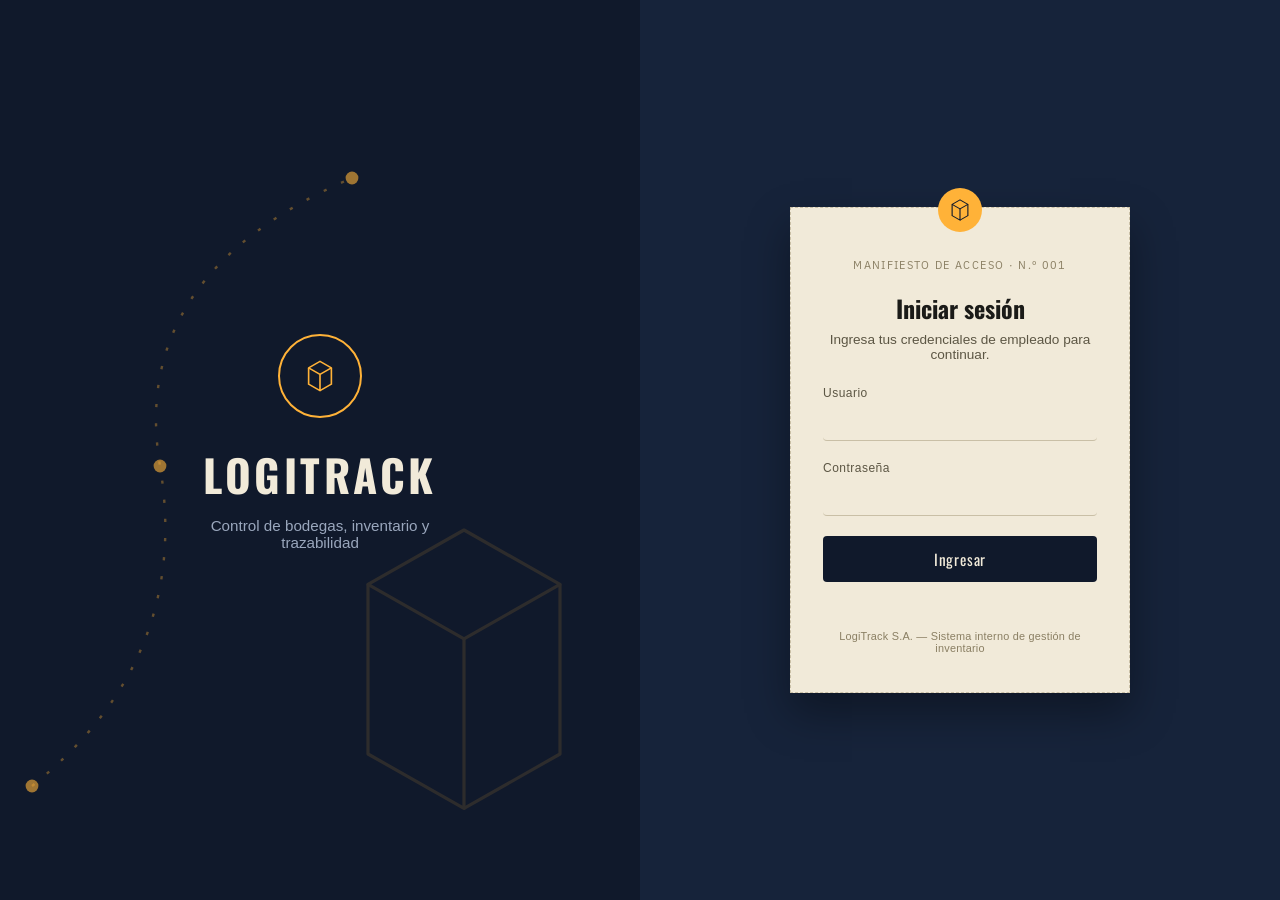
<file: Frontend Logitrack/index.html>
<!-- static/index.html -->
<!DOCTYPE html>
<html lang="es">
<head>
    <meta charset="UTF-8">
    <meta name="viewport" content="width=device-width, initial-scale=1">
    <title>LogiTrack — Acceso</title>
    <link rel="icon" type="image/svg+xml" href="data:image/svg+xml,%3Csvg xmlns='http://www.w3.org/2000/svg' viewBox='0 0 64 64'%3E%3Ccircle cx='32' cy='32' r='31' fill='%2310192B' stroke='%23FFB238' stroke-width='2'/%3E%3Cg stroke='%23FFB238' stroke-width='2' fill='none' stroke-linejoin='round'%3E%3Cpolygon points='32,14 46,22 32,30 18,22'/%3E%3Cpolyline points='18,22 18,42 32,50 32,30'/%3E%3Cpolyline points='46,22 46,42 32,50'/%3E%3C/g%3E%3C/svg%3E">
    <link rel="preconnect" href="https://fonts.googleapis.com">
    <link href="https://fonts.googleapis.com/css2?family=Oswald:wght@500;600;700&family=IBM+Plex+Sans:wght@400;500;600&display=swap" rel="stylesheet">
    <link rel="stylesheet" href="style.css">
</head>
<body class="login-page">
    <div class="split">
        <section class="split-panel">
            <svg class="route-pattern" viewBox="0 0 400 500" aria-hidden="true">
                <path d="M20,460 Q120,380 100,260 T220,80" fill="none" stroke="#FFB238" stroke-width="1.5" stroke-dasharray="2 10" opacity="0.35"/>
                <circle cx="20" cy="460" r="4" fill="#FFB238" opacity="0.6"/>
                <circle cx="100" cy="260" r="4" fill="#FFB238" opacity="0.6"/>
                <circle cx="220" cy="80" r="4" fill="#FFB238" opacity="0.6"/>
                <g transform="translate(230,300)" opacity="0.12" stroke="#FFB238" stroke-width="2" fill="none" stroke-linejoin="round">
                    <polygon points="60,0 120,34 60,68 0,34"/>
                    <polyline points="0,34 0,140 60,174 60,68"/>
                    <polyline points="120,34 120,140 60,174"/>
                </g>
            </svg>
            <div class="brand">
                <div class="badge">
                    <svg viewBox="0 0 64 64" width="52" height="52">
                        <g stroke="#FFB238" stroke-width="2" fill="none" stroke-linejoin="round">
                            <polygon points="32,14 46,22 32,30 18,22"/>
                            <polyline points="18,22 18,42 32,50 32,30"/>
                            <polyline points="46,22 46,42 32,50"/>
                        </g>
                    </svg>
                </div>
                <h1>LOGITRACK</h1>
                <p class="tagline">Control de bodegas, inventario y trazabilidad</p>
            </div>
        </section>

        <section class="split-panel form-panel">
            <form id="loginForm" class="manifest-card">
                <div class="manifest-seal">
                    <svg viewBox="0 0 64 64" width="36" height="36">
                        <g stroke="#10192B" stroke-width="2" fill="none" stroke-linejoin="round">
                            <polygon points="32,14 46,22 32,30 18,22"/>
                            <polyline points="18,22 18,42 32,50 32,30"/>
                            <polyline points="46,22 46,42 32,50"/>
                        </g>
                    </svg>
                </div>
                <p class="manifest-code">MANIFIESTO DE ACCESO · N.º 001</p>
                <h2>Iniciar sesión</h2>
                <p class="manifest-sub">Ingresa tus credenciales de empleado para continuar.</p>

                <label for="username">Usuario</label>
                <input type="text" id="username" required autocomplete="username">

                <label for="password">Contraseña</label>
                <input type="password" id="password" required autocomplete="current-password">

                <button type="submit" id="loginBtn">Ingresar</button>
                <p id="errorMsg" class="error" role="alert"></p>

                <p class="fine-print">LogiTrack S.A. — Sistema interno de gestión de inventario</p>
            </form>
        </section>
    </div>

    <script>
        const form = document.getElementById('loginForm');
        const btn = document.getElementById('loginBtn');
        const errorMsg = document.getElementById('errorMsg');

        form.addEventListener('submit', async (e) => {
            e.preventDefault();
            errorMsg.textContent = '';
            btn.disabled = true;
            btn.textContent = 'Verificando…';

            const username = document.getElementById('username').value;
            const password = document.getElementById('password').value;

            try {
                const response = await fetch('http://localhost:8080/auth/login', {
                    method: 'POST',
                    headers: { 'Content-Type': 'application/json' },
                    body: JSON.stringify({ username, password })
                });

                if (!response.ok) throw new Error('Usuario o contraseña incorrectos');

                const data = await response.json();
                localStorage.setItem('token', data.token);
                window.location.href = 'dashboard.html';
            } catch (err) {
                errorMsg.textContent = err.message;
                btn.disabled = false;
                btn.textContent = 'Ingresar';
            }
        });
    </script>
</body>
</html>
</file>
<file: Frontend Logitrack/style.css>
/* static/css/style.css */
* { box-sizing: border-box; font-family: Arial, sans-serif; }
body { margin: 0; background: #f4f4f4; }

.login-container {
    max-width: 320px;
    margin: 100px auto;
    padding: 30px;
    background: white;
    border-radius: 8px;
    box-shadow: 0 2px 8px rgba(0,0,0,0.1);
    text-align: center;
}
.login-container input {
    width: 100%;
    padding: 10px;
    margin: 8px 0;
    border: 1px solid #ccc;
    border-radius: 4px;
}
.login-container button {
    width: 100%;
    padding: 10px;
    background: #2563eb;
    color: white;
    border: none;
    border-radius: 4px;
    cursor: pointer;
}
.error { color: red; font-size: 14px; }

header {
    display: flex;
    justify-content: space-between;
    align-items: center;
    background: #1e293b;
    color: white;
    padding: 15px 30px;
}
nav { display: flex; gap: 10px; padding: 15px 30px; background: white; }
nav button {
    padding: 8px 16px;
    border: 1px solid #2563eb;
    background: white;
    color: #2563eb;
    border-radius: 4px;
    cursor: pointer;
}
main { padding: 20px 30px; }
table { width: 100%; border-collapse: collapse; margin-top: 15px; background: white; }
th, td { padding: 10px; border-bottom: 1px solid #eee; text-align: left; }
form input { padding: 8px; margin-right: 8px; border: 1px solid #ccc; border-radius: 4px; }
form button { padding: 8px 16px; background: #16a34a; color: white; border: none; border-radius: 4px; cursor: pointer; }


/* ===== Login ===== */
.login-page { margin: 0; font-family: 'IBM Plex Sans', sans-serif; background: #10192B; }

.split { display: flex; min-height: 100vh; }
.split-panel { flex: 1; display: flex; align-items: center; justify-content: center; position: relative; overflow: hidden; }

.split-panel:first-child { background: #10192B; }
.route-pattern { position: absolute; inset: 0; width: 100%; height: 100%; }

.brand { position: relative; text-align: center; color: #F1EAD9; padding: 40px; }
.badge { display: inline-flex; align-items: center; justify-content: center; width: 84px; height: 84px; border: 2px solid #FFB238; border-radius: 50%; margin-bottom: 24px; }
.brand h1 { font-family: 'Oswald', sans-serif; font-size: 2.75rem; font-weight: 700; letter-spacing: 0.08em; margin: 0; }
.brand .tagline { font-size: 0.95rem; color: #9AA7BD; margin-top: 10px; max-width: 280px; margin-left: auto; margin-right: auto; }

.form-panel { background: #16233A; }

.manifest-card {
    position: relative;
    width: 340px;
    background: #F1EAD9;
    color: #1B1B18;
    padding: 44px 32px 28px;
    border: 1.5px dashed #C9BFA6;
    box-shadow: 0 20px 40px rgba(0,0,0,0.35);
    opacity: 0;
    transform: scale(0.96) rotate(-2deg);
}
@media (prefers-reduced-motion: no-preference) {
    .manifest-card { animation: stamp 0.55s cubic-bezier(0.2, 0.9, 0.3, 1.2) forwards; }
}
@media (prefers-reduced-motion: reduce) {
    .manifest-card { opacity: 1; transform: none; }
}
@keyframes stamp {
    to { opacity: 1; transform: scale(1) rotate(0deg); }
}

.manifest-seal {
    position: absolute;
    top: -20px;
    left: 50%;
    transform: translateX(-50%);
    width: 44px; height: 44px;
    background: #FFB238;
    border-radius: 50%;
    display: flex; align-items: center; justify-content: center;
}

.manifest-code { font-family: 'IBM Plex Sans', monospace; font-size: 0.7rem; letter-spacing: 0.12em; color: #8A7F63; margin: 6px 0 18px; text-align: center; }
.manifest-card h2 { font-family: 'Oswald', sans-serif; font-size: 1.5rem; margin: 0 0 6px; text-align: center; }
.manifest-sub { font-size: 0.85rem; color: #5C5644; text-align: center; margin: 0 0 24px; }

.manifest-card label { display: block; font-size: 0.75rem; letter-spacing: 0.04em; color: #5C5644; margin-bottom: 4px; }
.manifest-card input {
    width: 100%; border: none; border-bottom: 1.5px solid #C9BFA6;
    background: transparent; padding: 8px 2px; margin-bottom: 20px;
    font-family: 'IBM Plex Sans', sans-serif; font-size: 0.95rem; color: #1B1B18;
}
.manifest-card input:focus { outline: none; border-bottom-color: #FFB238; }

.manifest-card button {
    width: 100%; padding: 12px; background: #10192B; color: #F1EAD9;
    border: none; font-family: 'Oswald', sans-serif; letter-spacing: 0.05em;
    font-size: 0.95rem; cursor: pointer; transition: background 0.15s ease;
}
.manifest-card button:hover { background: #FFB238; color: #10192B; }
.manifest-card button:active { transform: scale(0.97); }
.manifest-card button:disabled { opacity: 0.6; cursor: default; }

.error { color: #B3261E; font-size: 0.82rem; text-align: center; min-height: 18px; margin: 10px 0 0; }
.fine-print { font-size: 0.68rem; color: #8A7F63; text-align: center; margin-top: 20px; letter-spacing: 0.02em; }

@media (max-width: 860px) {
    .split { flex-direction: column; }
    .split-panel:first-child { min-height: 200px; padding: 20px 0; }
    .brand h1 { font-size: 2rem; }
    .badge { width: 60px; height: 60px; margin-bottom: 12px; }
}

/* /////////////////////////////////////////////////////////////////////////////////////// */
.btn-edit { background: none; border: 1.5px solid #10192B; color: #10192B; padding: 5px 12px; font-size: 0.8rem; cursor: pointer; margin-right: 6px; }
.btn-edit:hover { background: #10192B; color: #F1EAD9; }
.btn-delete { background: none; border: 1.5px solid #B3261E; color: #B3261E; padding: 5px 12px; font-size: 0.8rem; cursor: pointer; }
.btn-delete:hover { background: #B3261E; color: #fff; }

.stock-filtro { display: flex; gap: 10px; align-items: center; margin-bottom: 16px; flex-wrap: wrap; }
.stock-filtro input, .stock-filtro select { padding: 8px; border: 1.5px solid #C9BFA6; }

select { padding: 9px 10px; border: 1.5px solid #C9BFA6; background: #fff; font-family: 'IBM Plex Sans', sans-serif; font-size: 0.9rem; }

.movimiento-form { background: #fff; border: 1.5px dashed #C9BFA6; padding: 20px; margin-bottom: 20px; max-width: 500px; }
.form-row { display: flex; gap: 10px; margin-bottom: 12px; }
.form-row select { flex: 1; }
.movimiento-form > button[type="submit"] { width: 100%; margin-top: 10px; padding: 10px; background: #10192B; color: #F1EAD9; border: none; font-family: 'Oswald', sans-serif; cursor: pointer; }
.movimiento-form > button[type="submit"]:hover { background: #FFB238; color: #10192B; }

.detalle-item { display: flex; gap: 8px; margin-bottom: 8px; align-items: center; }
.detalle-item select { flex: 2; }
.detalle-item input { flex: 1; padding: 8px; border: 1.5px solid #C9BFA6; }
.btn-remove { background: none; border: none; color: #B3261E; font-size: 1.2rem; cursor: pointer; line-height: 1; }
.btn-add { background: none; border: 1.5px dashed #10192B; padding: 8px 14px; margin-bottom: 14px; cursor: pointer; font-size: 0.85rem; }
.btn-ghost-dark { background: none; border: 1.5px solid #10192B; color: #10192B; padding: 6px 14px; cursor: pointer; font-size: 0.85rem; }
.btn-ghost-dark:hover { background: #10192B; color: #F1EAD9; }

.modal-overlay { position: fixed; inset: 0; background: rgba(16,25,43,0.55); display: flex; align-items: center; justify-content: center; z-index: 100; }
.modal { background: #F1EAD9; border: 1.5px dashed #C9BFA6; padding: 28px; width: 340px; }
.modal h3 { font-family: 'Oswald', sans-serif; margin: 0 0 18px; }
.modal label { display: block; font-size: 0.75rem; color: #5C5644; margin-bottom: 4px; }
.modal input, .modal select { width: 100%; padding: 8px; margin-bottom: 14px; border: 1.5px solid #C9BFA6; background: #fff; }
.modal-actions { display: flex; justify-content: flex-end; gap: 10px; }
.modal-actions button:last-child { background: #10192B; color: #F1EAD9; border: none; padding: 8px 18px; cursor: pointer; font-family: 'Oswald', sans-serif; }
.modal-actions button:last-child:hover { background: #FFB238; color: #10192B; }
</file>
